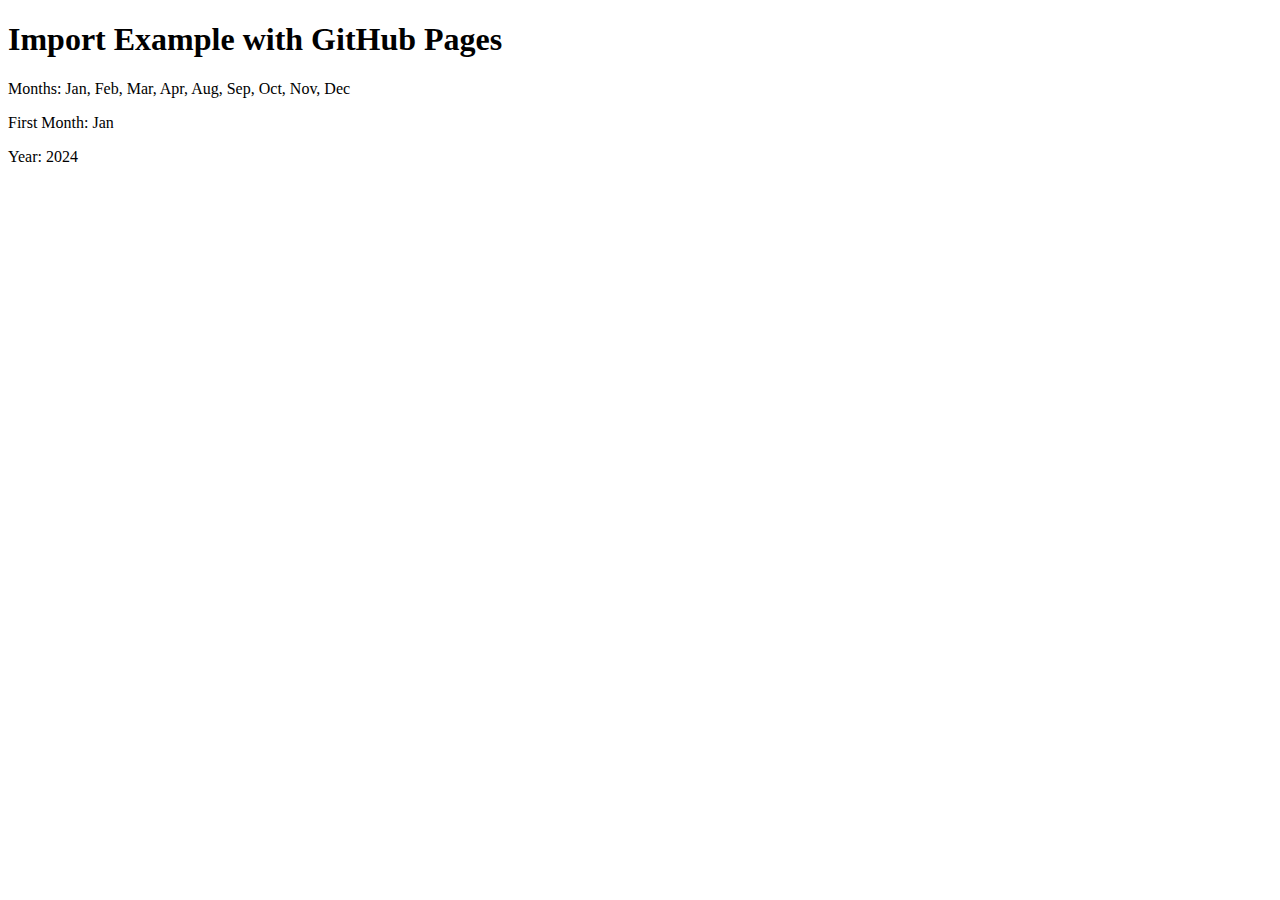
<file: index.html>
<!DOCTYPE html>
<html lang="en">
<head>
  <meta charset="UTF-8">
  <meta name="viewport" content="width=device-width, initial-scale=1.0">
  <title>GitHub Pages Import Example</title>
</head>
<body>
  <h1>Import Example with GitHub Pages</h1>
  <script type="module">
    import { months, getMonth, year } from './data.js';

    console.log('Months:', months);
    console.log('First Month:', getMonth(0));
    console.log('Year:', year);

    document.body.innerHTML += `
      <p>Months: ${months.join(', ')}</p>
      <p>First Month: ${getMonth(0)}</p>
      <p>Year: ${year}</p>
    `;
  </script>
</body>
</html>
</file>
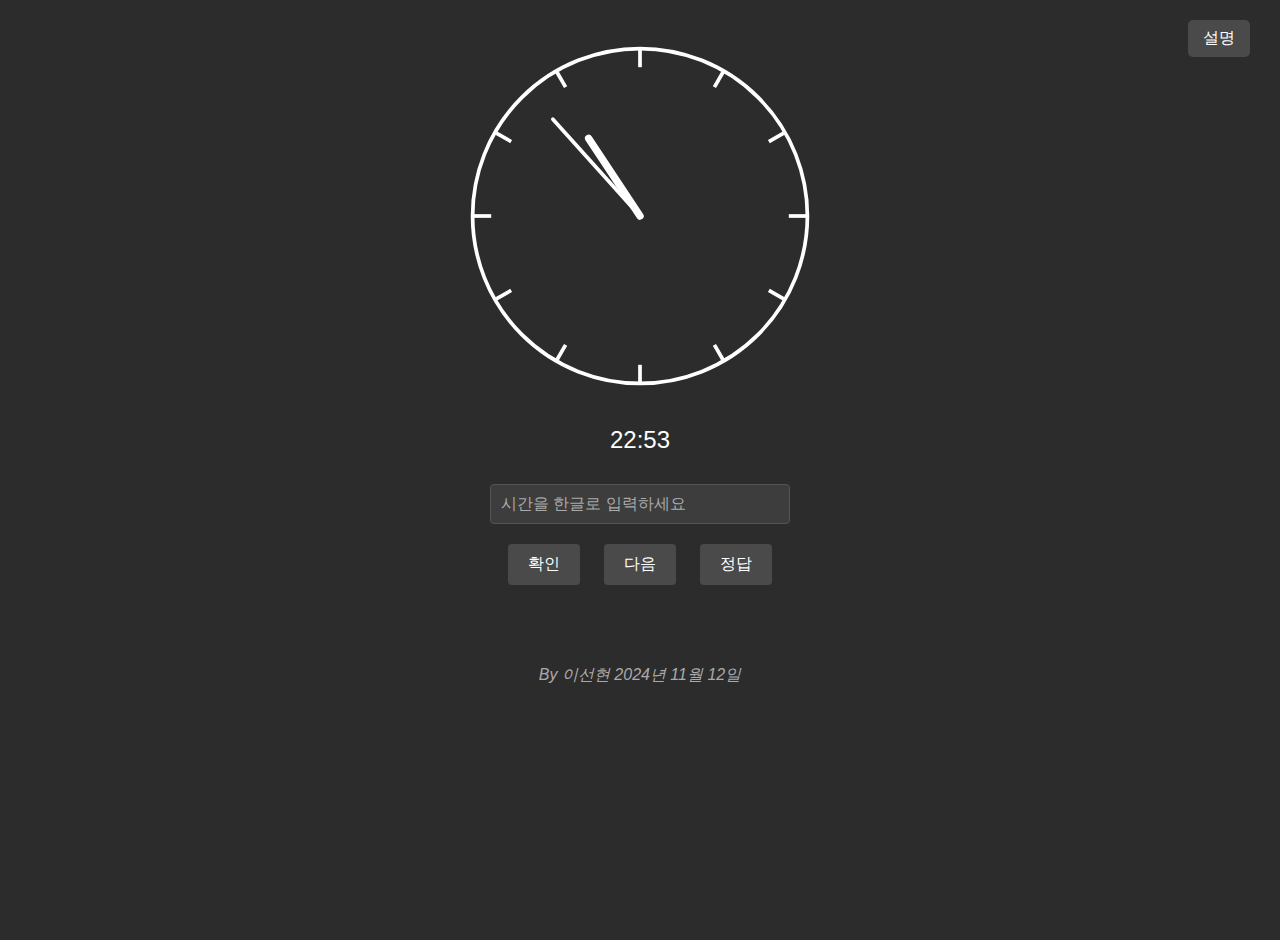
<file: time.html>
<!DOCTYPE html>
<html lang="ko">
<head>
    <meta charset="UTF-8">
    <title>시간 맞추기 게임</title>
    <meta name="viewport" content="width=device-width, initial-scale=1.0">
    <link rel="stylesheet" href="time-game_style.css">
</head>
<body>
    <button onclick="showInstructions()" class="instruction-button">설명</button>
    
    <div id="instructionModal" class="modal" onclick="closeInstructions()">
        <button class="close-button" onclick="closeInstructions()">×</button>
        <div class="modal-content">
            1. 띄어쓰기를 해야 합니다.<br>
	    2. 오전: 0~11:59분, 오후: 12:00~23:59<br>
	    3. 새벽: 00시 ~ 05:59 <br>
 	   <div style="padding-left: 20px;">
        	아침: 06시 ~ 11:59 <br>
        	낮: 12시 ~ 17:59 <br>
        	저녁: 18시 ~ 21시 <br>
        	밤: 21시 ~ 23:59 <br>
	    </div>
	    4. 확인을 누르시면 답을 확인할 수 있습니다.<br>
	    5. 다시 버튼을 누르면 새로운 시간이 나옵니다.<br>
	    6. 정답 버튼을 누르면 정답을 볼 수 있습니다.
        </div>
    </div>

    <div class="clock-container">
        <svg width="200" height="200" viewBox="0 0 200 200">
            <circle cx="100" cy="100" r="90" fill="none" stroke="black" stroke-width="2"/>
            <g id="hourMarkers"></g>
            <line id="hourHand" x1="100" y1="100" x2="100" y2="50" stroke="black" stroke-width="4" stroke-linecap="round"/>
            <line id="minuteHand" x1="100" y1="100" x2="100" y2="30" stroke="black" stroke-width="2" stroke-linecap="round"/>
        </svg>
    </div>
    <div class="digital-time" id="digitalTime"></div>
    <div class="input-container">
        <input type="text" id="input1" placeholder="시간을 한글로 입력하세요">
    </div>
    <div>
        <button onclick="checkAnswer()">확인</button>
        <button onclick="generateNewTime()">다음</button>
        <button onclick="showAnswer()">정답</button>
    </div>
    <div class="result" id="result"></div>
    <div class="footer">By 이선현 2024년 11월 12일</div>
    <script src="time-game_script.js"></script>
</body>
</html>
</file>
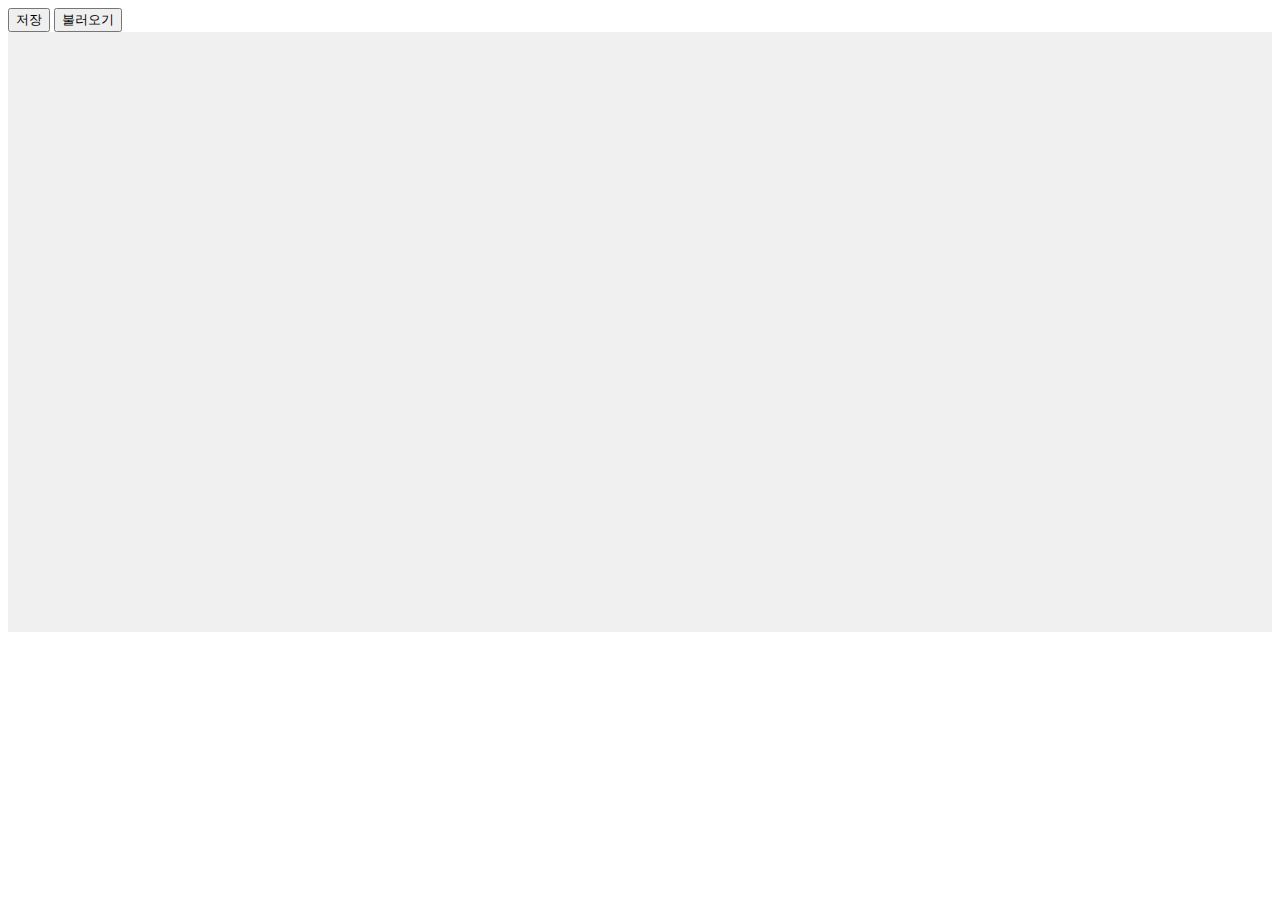
<file: 단어연결하기-v2.html>
<!DOCTYPE html>
<html>
<head>
    <style>
        .cell {
            position: absolute;
            width: 120px;
            height: 120px;
            background: white;
            border: 2px solid #333;
            border-radius: 5px;
            cursor: move;
            user-select: none;
            display: flex;
            flex-direction: column;
            align-items: center;
            justify-content: space-between;
            padding: 5px;
        }

        .cell input {
            width: 90%;
            border: none;
            text-align: center;
            outline: none;
        }

        .cell .image-container {
            width: 80px;
            height: 80px;
            border: 1px dashed #999;
            display: flex;
            align-items: center;
            justify-content: center;
            margin: 5px;
        }

        .cell .image-container img {
            max-width: 100%;
            max-height: 100%;
            object-fit: contain;
        }

        .connector {
            width: 10px;
            height: 10px;
            background: #666;
            border-radius: 50%;
            cursor: pointer;
        }

        #canvas {
            position: relative;
            width: 100%;
            height: 600px;
            background: #f0f0f0;
            overflow: hidden;
        }

        svg {
            position: absolute;
            top: 0;
            left: 0;
            width: 100%;
            height: 100%;
            pointer-events: none;
        }
    </style>
</head>
<body>
    <button id="saveButton">저장</button>
    <button id="loadButton">불러오기</button>
    <input type="file" id="loadFile" style="display: none;">

    <div id="canvas">
        <svg id="connections"></svg>
    </div>

    <script>
        let connections = [];

        document.getElementById('canvas').addEventListener('click', function(e) {
            if (e.target === this && e.ctrlKey) {
                createCell(e.offsetX, e.offsetY);
            }
        });

        function createCell(x, y) {
            const cell = document.createElement('div');
            cell.className = 'cell';
            cell.style.left = (x - 60) + 'px';
            cell.style.top = (y - 60) + 'px';

            const imageContainer = document.createElement('div');
            imageContainer.className = 'image-container';

            const img = document.createElement('img');
            img.src = 'placeholder.png';
            imageContainer.appendChild(img);

            cell.appendChild(imageContainer);

            const input = document.createElement('input');
            input.type = 'text';
            input.placeholder = 'Text';
            cell.appendChild(input);

            const connector = document.createElement('div');
            connector.className = 'connector';
            cell.appendChild(connector);

            document.getElementById('canvas').appendChild(cell);
            makeDraggable(cell);

            return cell;
        }

        function makeDraggable(cell) {
            let isDragging = false;
            let currentX;
            let currentY;

            cell.addEventListener('mousedown', function(e) {
                isDragging = true;
                currentX = e.clientX - cell.offsetLeft;
                currentY = e.clientY - cell.offsetTop;
            });

            document.addEventListener('mousemove', function(e) {
                if (isDragging) {
                    cell.style.left = (e.clientX - currentX) + 'px';
                    cell.style.top = (e.clientY - currentY) + 'px';
                }
            });

            document.addEventListener('mouseup', function() {
                isDragging = false;
            });
        }

        function saveData() {
            const cells = [];
            const canvas = document.getElementById('canvas');
            const cellElements = canvas.querySelectorAll('.cell');

            cellElements.forEach((cell, index) => {
                const image = cell.querySelector('img');
                const input = cell.querySelector('input[type="text"]');
                const cellData = {
                    id: index + 1,
                    x: parseInt(cell.style.left),
                    y: parseInt(cell.style.top),
                    text: input.value,
                    image: image.src
                };
                cells.push(cellData);
            });

            const data = {
                cells: cells,
                connections: []
            };

            const jsonData = JSON.stringify(data, null, 2);

            const blob = new Blob([jsonData], { type: 'application/json' });
            const url = URL.createObjectURL(blob);
            const a = document.createElement('a');
            a.href = url;
            a.download = 'diagram_data.json';
            a.click();
            URL.revokeObjectURL(url);
        }

        function loadData(event) {
            const file = event.target.files[0];
            if (file) {
                const reader = new FileReader();
                reader.onload = function(e) {
                    const data = JSON.parse(e.target.result);
                    restoreData(data);
                };
                reader.readAsText(file);
            }
        }

        function restoreData(data) {
            const canvas = document.getElementById('canvas');
            canvas.innerHTML = '<svg id="connections"></svg>'; // 초기화

            data.cells.forEach(cellData => {
                const cell = createCell(cellData.x, cellData.y);
                cell.querySelector('input[type="text"]').value = cellData.text;
                cell.querySelector('img').src = cellData.image;
            });
        }

        document.getElementById('saveButton').addEventListener('click', saveData);
        document.getElementById('loadButton').addEventListener('click', () => {
            document.getElementById('loadFile').click();
        });
        document.getElementById('loadFile').addEventListener('change', loadData);
    </script>
</body>
</html>
</file>
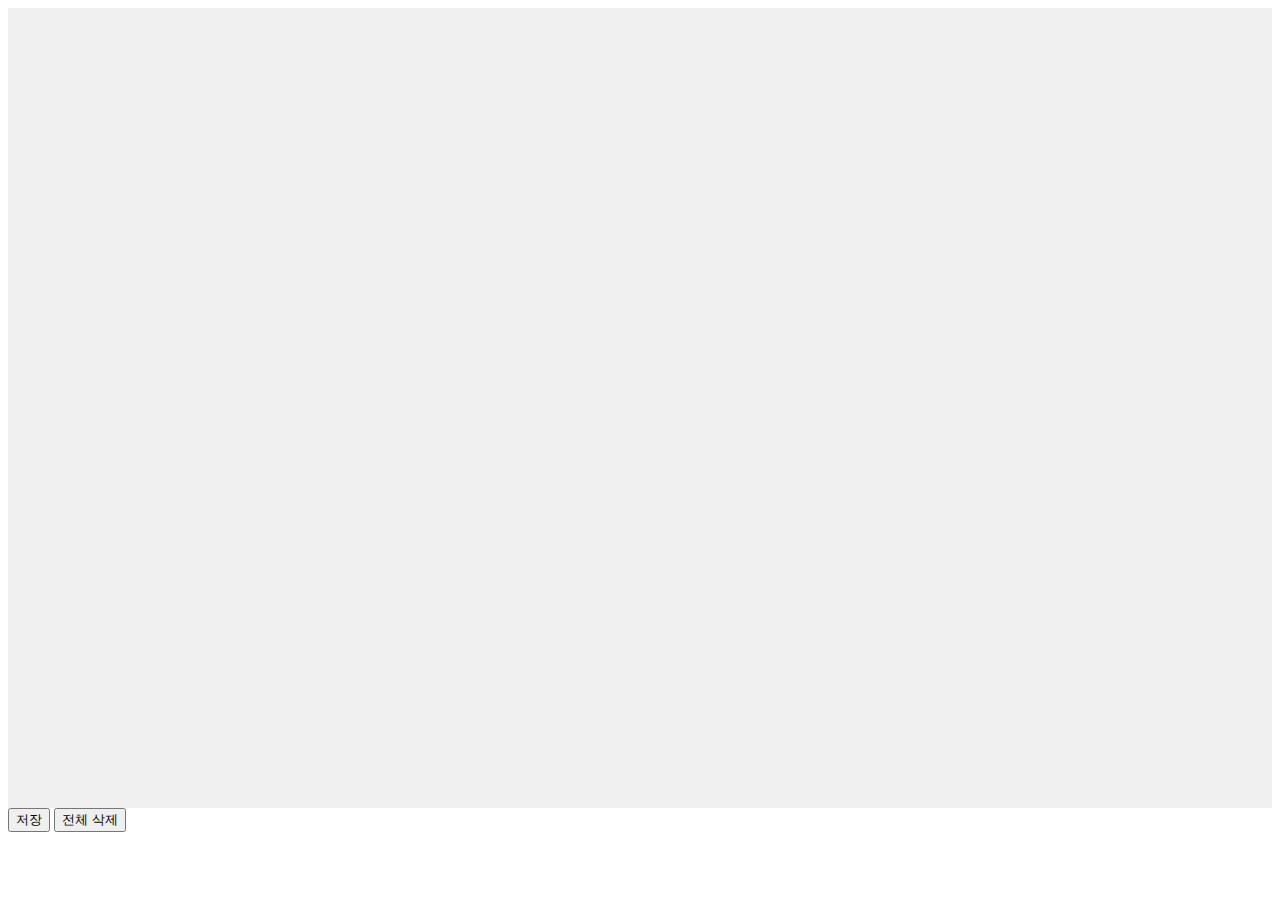
<file: 단어연결하기-v3.html>
<!DOCTYPE html>
<html>
<head>
    <style>
        /* 기존 스타일 유지 */
        .cell {
            position: absolute;
            width: 120px;
            height: 40px; /* 문자 한 줄 크기로 조정 */
            background: white;
            border: 2px solid #333;
            border-radius: 5px;
            cursor: move;
            user-select: none;
            display: flex;
            flex-direction: column;
            align-items: center;
            justify-content: center;
            padding: 5px;
        }

        .cell input {
            width: 90%;
            border: none;
            text-align: center;
            outline: none;
        }

        .connector {
            width: 10px;
            height: 10px;
            background: #666;
            border-radius: 50%;
            cursor: pointer;
            position: absolute;
        }

        #canvas {
            position: relative;
            width: 100%;
            height: 800px; /* 사용 영역 높이 확장 */
            background: #f0f0f0;
            overflow: hidden;
        }

        svg {
            position: absolute;
            top: 0;
            left: 0;
            width: 100%;
            height: 100%;
            pointer-events: none;
        }

        .hidden {
            display: none;
        }

        /* 메뉴 스타일 */
        #menu {
            position: absolute;
            background: #fff;
            border: 2px solid #333;
            padding: 10px;
            width: 150px; /* 메뉴 크기 고정 */
            display: none;
            z-index: 10;
            box-shadow: 0px 0px 5px rgba(0, 0, 0, 0.3);
        }

        #menu button {
            display: block;
            width: 100%;
            padding: 5px;
            margin-bottom: 5px;
            cursor: pointer;
        }

        #menu button:hover {
            background-color: #f0f0f0;
        }

    </style>
</head>
<body>
    <div id="canvas">
        <svg id="connections"></svg>
    </div>

    <div id="menu">
        <button id="addCellBtn">셀 추가</button>
        <button id="cancelBtn">취소</button>
    </div>

    <button id="saveBtn">저장</button> <!-- 저장 버튼 추가 -->
    <button id="clearBtn">전체 삭제</button> <!-- 전체 삭제 버튼 추가 -->

    <script>
        let selectedConnector = null;
        let connections = [];
        let cellCount = 0;
        let lastTouchTime = 0;
        const DOUBLE_TAP_TIME_LIMIT = 300; // 더블탭을 위한 시간 제한 (300ms)
        let longPressTimeout; // 길게 누른 시간 처리
        let menuVisible = false; // 메뉴가 보이는지 여부
        let menuTimeout; // 메뉴 타이머

        // 저장된 셀 데이터 및 연결선 복원
        function loadFromLocalStorage() {
            const cellsData = JSON.parse(localStorage.getItem('cells') || '[]');
            const connectionsData = JSON.parse(localStorage.getItem('connections') || '[]');

            // 셀 생성 및 위치 설정
            cellsData.forEach(cellData => {
                const cell = createCell(cellData.left, cellData.top, cellData.text);
                cell.querySelector('input').value = cellData.text;
            });

            // 연결선 복원 및 셀 위치에 맞게 연결선 재생성
            connectionsData.forEach(connectionData => {
                const startCell = document.getElementById(connectionData.startCell);
                const endCell = document.getElementById(connectionData.endCell);
                if (startCell && endCell) {
                    addConnection(startCell, endCell);
                }
            });
        }

        // 셀 생성
        function createCell(x, y, text = '') {
            const cell = document.createElement('div');
            cell.className = 'cell';
            cell.id = 'cell-' + cellCount;
            cell.style.left = x + 'px';
            cell.style.top = y + 'px';

            const input = document.createElement('input');
            input.type = 'text';
            input.placeholder = 'Text';
            input.value = text; // 저장된 텍스트 복원
            cell.appendChild(input);

            const connectorStart = document.createElement('div');
            connectorStart.className = 'connector';
            connectorStart.style.left = '-5px';  // 좌측 끝에 위치
            connectorStart.style.top = '50%';   // 중앙에 위치
            cell.appendChild(connectorStart);

            const connectorEnd = document.createElement('div');
            connectorEnd.className = 'connector';
            connectorEnd.style.right = '-5px';  // 우측 끝에 위치
            connectorEnd.style.top = '50%';     // 중앙에 위치
            cell.appendChild(connectorEnd);

            document.getElementById('canvas').appendChild(cell);

            makeDraggable(cell);
            makeConnectable(connectorStart);
            makeConnectable(connectorEnd);

            cellCount++;
            return cell;
        }

        // 셀을 드래그할 수 있도록 설정
        function makeDraggable(cell) {
            let isDragging = false;
            let currentX;
            let currentY;

            cell.addEventListener('mousedown', function(e) {
                if (e.target === cell) {
                    isDragging = true;
                    currentX = e.clientX - cell.offsetLeft;
                    currentY = e.clientY - cell.offsetTop;
                }
            });

            document.addEventListener('mousemove', function(e) {
                if (isDragging) {
                    cell.style.left = (e.clientX - currentX) + 'px';
                    cell.style.top = (e.clientY - currentY) + 'px';
                    updateConnections();
                }
            });

            document.addEventListener('mouseup', function() {
                isDragging = false;
            });
        }

        // 셀 연결 가능하도록 설정
        function makeConnectable(connector) {
            connector.addEventListener('mousedown', function(e) {
                e.stopPropagation();
                selectedConnector = connector;
            });
        }

        // 연결선 업데이트
        function updateConnections() {
            const svg = document.getElementById('connections');
            svg.innerHTML = '';

            connections.forEach(connection => {
                const start = getConnectorCenter(connection.start);
                const end = getConnectorCenter(connection.end);

                const line = document.createElementNS('http://www.w3.org/2000/svg', 'line');
                line.setAttribute('x1', start.x);
                line.setAttribute('y1', start.y);
                line.setAttribute('x2', end.x);
                line.setAttribute('y2', end.y);
                line.setAttribute('stroke', '#666');
                line.setAttribute('stroke-width', '2');

                svg.appendChild(line);
            });
        }

        function getConnectorCenter(connector) {
            const rect = connector.getBoundingClientRect();
            const canvas = document.getElementById('canvas').getBoundingClientRect();
            return {
                x: rect.left + rect.width / 2 - canvas.left,
                y: rect.top + rect.height / 2 - canvas.top
            };
        }

        // 연결선 추가
        function addConnection(startCell, endCell) {
            const startConnector = startCell.querySelector('.connector');
            const endConnector = endCell.querySelector('.connector');
            connections.push({ start: startConnector, end: endConnector });
            updateConnections();
        }

        // 저장
        document.getElementById('saveBtn').addEventListener('click', function() {
            const cells = [];
            const cellElements = document.querySelectorAll('.cell');
            cellElements.forEach(cell => {
                const input = cell.querySelector('input');
                cells.push({
                    id: cell.id,
                    left: parseInt(cell.style.left),
                    top: parseInt(cell.style.top),
                    text: input.value
                });
            });

            const connectionData = connections.map(conn => ({
                startCell: conn.start.parentElement.id,
                endCell: conn.end.parentElement.id
            }));

            localStorage.setItem('cells', JSON.stringify(cells));
            localStorage.setItem('connections', JSON.stringify(connectionData));
        });

        // 전체 삭제
        document.getElementById('clearBtn').addEventListener('click', function() {
            if (confirm('모든 셀과 연결선을 삭제하시겠습니까?')) {
                localStorage.clear();
                location.reload(); // 페이지 새로 고침
            }
        });

        // 페이지 로딩 시 저장된 내용 로드
        loadFromLocalStorage();

        // 더블클릭을 통해 셀 연결
        document.getElementById('canvas').addEventListener('touchstart', function(e) {
            const currentTime = new Date().getTime();
            if (currentTime - lastTouchTime <= DOUBLE_TAP_TIME_LIMIT) {
                handleDoubleClick(e);
            }
            lastTouchTime = currentTime;
        });

        function handleDoubleClick(e) {
            if (e.target.classList.contains('cell')) {
                if (selectedConnector && selectedConnector !== e.target.querySelector('.connector')) {
                    addConnection(selectedConnector.parentElement, e.target);
                    selectedConnector = null;  // 연결 후 선택 초기화
                } else {
                    selectedConnector = e.target.querySelector('.connector');
                }
            }
        }

        // 길게 누름으로 메뉴 표시
        document.getElementById('canvas').addEventListener('touchstart', function(e) {
            e.preventDefault(); // 기본 터치 동작 방지
            if (e.target === document.getElementById('canvas')) {
                menuTimeout = setTimeout(() => {
                    showMenu(e.changedTouches[0].clientX, e.changedTouches[0].clientY);
                }, 800); // 800ms 동안 길게 누르면 메뉴 표시
            }
        });

        document.getElementById('canvas').addEventListener('touchend', function() {
            clearTimeout(menuTimeout); // 메뉴 타이머 취소
        });

        // 메뉴 표시
        function showMenu(x, y) {
            const menu = document.getElementById('menu');
            menu.style.left = x + 'px';
            menu.style.top = y + 'px';
            menu.style.display = 'block';
            menuVisible = true;
        }

        // 메뉴 숨기기
        function hideMenu() {
            const menu = document.getElementById('menu');
            menu.style.display = 'none';
            menuVisible = false;
        }

        // 셀 추가 버튼 클릭
        document.getElementById('addCellBtn').addEventListener('click', function() {
            const menu = document.getElementById('menu');
            const rect = menu.getBoundingClientRect();
            const x = rect.left;
            const y = rect.top;
            createCell(x, y);
            hideMenu(); // 메뉴 숨기기
        });

        // 취소 버튼 클릭
        document.getElementById('cancelBtn').addEventListener('click', function() {
            hideMenu();
        });

        // double click으로 셀 추가
        document.getElementById('canvas').addEventListener('dblclick', function(e) {
            if (e.target === document.getElementById('canvas')) {
                const rect = e.target.getBoundingClientRect();
                const x = e.clientX - rect.left;
                const y = e.clientY - rect.top;
                createCell(x, y);
            }
        });
    </script>
</body>
</html>
</file>
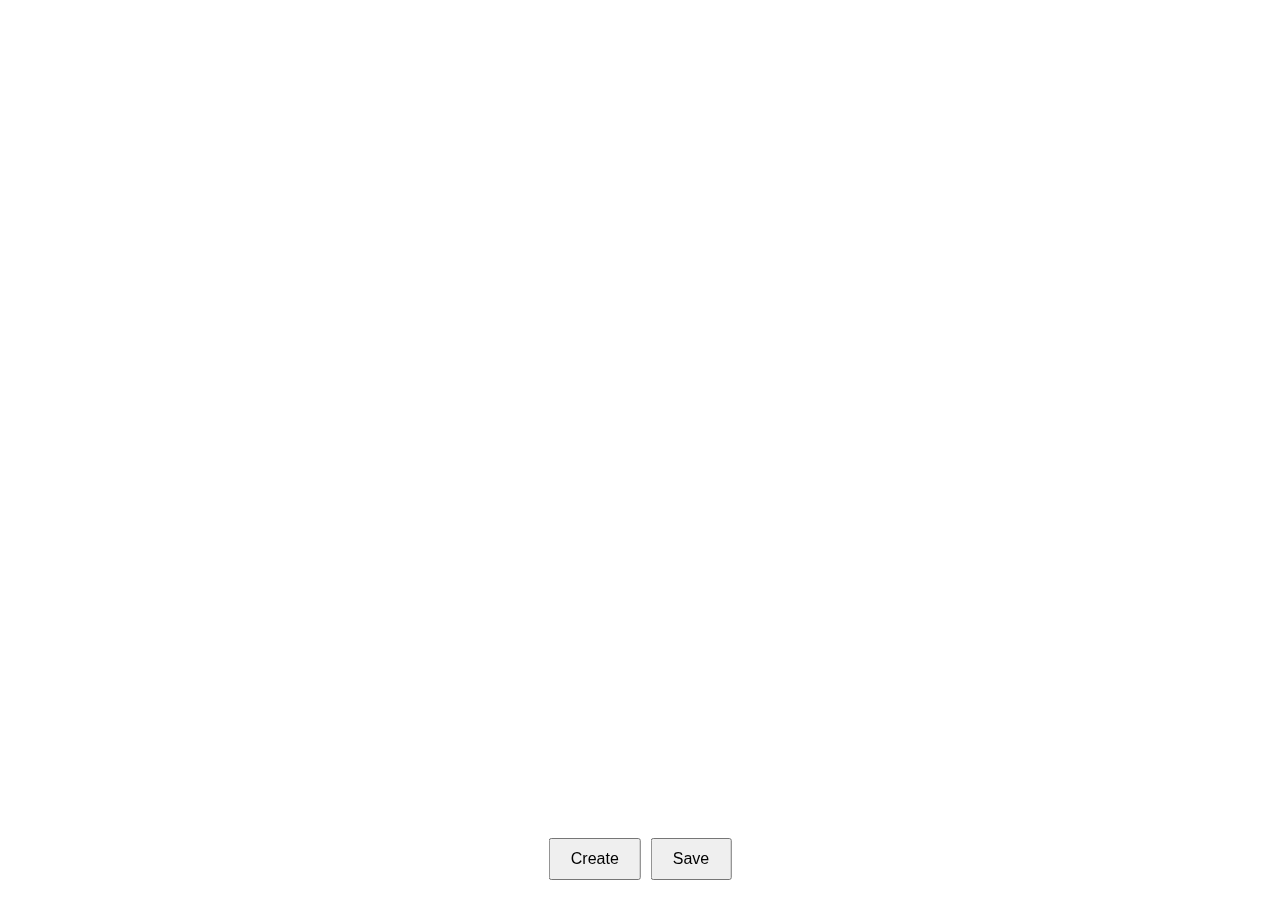
<file: 단어연결하기-v4.html>
<!DOCTYPE html>
<html lang="en">
<head>
    <meta charset="UTF-8">
    <meta name="viewport" content="width=device-width, initial-scale=1.0">
    <title>Cell Manager</title>
    <style>
        body {
            margin: 20px;
            font-family: Arial, sans-serif;
        }
        .cell {
            width: 100px;
            height: 100px;
            border: 2px solid #333;
            border-radius: 10px;
            position: absolute;
            cursor: move;
            display: flex;
            align-items: center;
            justify-content: center;
            user-select: none;
            text-align: center;
            padding: 5px;
            box-sizing: border-box;
        }
        .cell.linking {
            border: 2px dashed red;
            animation: pulse 1s infinite;
        }
        @keyframes pulse {
            0% { box-shadow: 0 0 0 0px rgba(255, 0, 0, 0.4); }
            100% { box-shadow: 0 0 0 10px rgba(255, 0, 0, 0); }
        }
        .menu {
            position: fixed;
            background: white;
            border: 1px solid #333;
            padding: 10px;
            border-radius: 5px;
            box-shadow: 2px 2px 5px rgba(0,0,0,0.2);
            z-index: 1000;
            min-width: 120px;
        }
        .menu button {
            display: block;
            width: 100%;
            margin: 5px 0;
            padding: 8px;
            cursor: pointer;
            border: 1px solid #ccc;
            background: white;
            border-radius: 4px;
        }
        .menu button:hover {
            background: #f0f0f0;
        }
        .color-menu {
            display: grid;
            grid-template-columns: 1fr;
            gap: 10px;
            padding: 15px;
            background: white;
            min-width: 80px;
        }
        .color-option {
            width: 60px;
            height: 60px;
            border-radius: 5px;
            cursor: pointer;
            border: 2px solid #333;
        }
        .color-option:hover {
            transform: scale(1.1);
            transition: transform 0.2s;
        }
        .controls {
            position: fixed;
            bottom: 20px;
            left: 50%;
            transform: translateX(-50%);
            display: flex;
            gap: 10px;
            z-index: 1000;
        }
        .controls button {
            padding: 10px 20px;
            font-size: 16px;
            cursor: pointer;
        }
        svg {
            position: fixed;
            top: 0;
            left: 0;
            width: 100%;
            height: 100%;
            pointer-events: none;
            z-index: -1;
        }
        #status {
            position: fixed;
            top: 10px;
            left: 50%;
            transform: translateX(-50%);
            background: rgba(0, 0, 0, 0.7);
            color: white;
            padding: 10px;
            border-radius: 5px;
            display: none;
            z-index: 1000;
        }
        .cell-input {
            position: fixed;
            padding: 5px;
            border: 1px solid #333;
            border-radius: 4px;
            z-index: 1000;
        }
    </style>
</head>
<body>
    <div id="status"></div>
    <svg id="connections"></svg>
    <div class="controls">
        <button onclick="createCell()">Create</button>
        <button onclick="saveState()">Save</button>
    </div>

    <script>
        let cells = [];
        let links = [];
        let isDragging = false;
        let currentCell = null;
        let offset = { x: 0, y: 0 };
        let linkMode = false;
        let linkStart = null;
        let lastClickTime = 0;
        
        const colors = {
            red: { bg: '#ff0000', text: '#ffffff' },
            yellow: { bg: '#ffff00', text: '#000000' },
            blue: { bg: '#0000ff', text: '#ffffff' },
            green: { bg: '#00ff00', text: '#000000' },
            black: { bg: '#000000', text: '#ffffff' }
        };

        function showStatus(message, duration = 2000) {
            const status = document.getElementById('status');
            status.textContent = message;
            status.style.display = 'block';
            setTimeout(() => {
                status.style.display = 'none';
            }, duration);
        }

        function createCell(x, y, text = 'Cell', color = { bg: '#ffffff', text: '#000000' }) {
            const cell = document.createElement('div');
            cell.className = 'cell';
            cell.textContent = text;
            
            if (x === undefined || y === undefined) {
                let pos = findEmptyPosition();
                x = pos.x;
                y = pos.y;
            }
            
            cell.style.left = x + 'px';
            cell.style.top = y + 'px';
            cell.style.backgroundColor = color.bg;
            cell.style.color = color.text;
            
            cell.addEventListener('mousedown', startDrag);
            cell.addEventListener('touchstart', startDrag, { passive: false });
            cell.addEventListener('click', handleClick);
            
            document.body.appendChild(cell);
            cells.push(cell);
            return cell;
        }

        function findEmptyPosition() {
            let x = 50;
            let y = 50;
            let occupied = true;
            
            while (occupied) {
                occupied = false;
                for (let cell of cells) {
                    let cellRect = cell.getBoundingClientRect();
                    if (Math.abs(cellRect.left - x) < 120 && Math.abs(cellRect.top - y) < 120) {
                        occupied = true;
                        x += 120;
                        if (x > window.innerWidth - 150) {
                            x = 50;
                            y += 120;
                        }
                        break;
                    }
                }
            }
            return { x, y };
        }

        function startDrag(e) {
            if (linkMode) return;
            
            isDragging = true;
            currentCell = e.target;
            
            const touch = e.type === 'touchstart' ? e.touches[0] : e;
            const rect = currentCell.getBoundingClientRect();
            
            offset.x = touch.clientX - rect.left;
            offset.y = touch.clientY - rect.top;
            
            e.preventDefault();
        }

        function handleClick(e) {
            const currentTime = new Date().getTime();
            const timeDiff = currentTime - lastClickTime;
            
            if (isDragging) {
                isDragging = false;
                return;
            }

            if (linkMode) {
                if (e.target !== linkStart) {
                    links.push({ start: linkStart, end: e.target });
                    updateConnections();
                    linkMode = false;
                    linkStart.classList.remove('linking');
                    linkStart = null;
                    showStatus('Cells linked!');
                }
                return;
            }

            if (timeDiff < 300) {
                // Double click
                showMenu(e);
            } else {
                // Single click

            }
            
            lastClickTime = currentTime;
        }


let lastTouchTime = 0;

function handleTouch(e) {
    const currentTime = new Date().getTime();
    const touchtimeDiff = currentTime - lastTouchTime;

    // 더블클릭 감지
    if (touchtimeDiff < 300 && touchtimeDiff > 0) {
        showMenu(e);
    }
    
    lastTouchTime = currentTime;
}

document.addEventListener('touchstart', handleTouch);



        function showMenu(e) {
            removeMenus();
            
            const menu = document.createElement('div');
            menu.className = 'menu';
            
            const buttons = [
                { text: 'Link', onclick: () => startLink(e.target) },
                { text: 'Break', onclick: () => breakLinks(e.target) },
                { text: 'Edit', onclick: () => editCell(e.target) },
                { text: 'Delete', onclick: () => deleteCell(e.target) },
                { text: 'Settings', onclick: () => showColorMenu(e) },
                { text: 'Cancel', onclick: removeMenus }
            ];
            
            buttons.forEach(btn => {
                const button = document.createElement('button');
                button.textContent = btn.text;
                button.onclick = btn.onclick;
                menu.appendChild(button);
            });
            
            const rect = e.target.getBoundingClientRect();
            menu.style.left = rect.right + 10 + 'px';
            menu.style.top = rect.top + 'px';
            
            document.body.appendChild(menu);
        }

        function showColorMenu(e) {
            e.stopPropagation();
            removeMenus();
            
            const menu = document.createElement('div');
            menu.className = 'menu color-menu';
            
            Object.entries(colors).forEach(([name, color]) => {
                const option = document.createElement('div');
                option.className = 'color-option';
                option.style.backgroundColor = color.bg;
                option.onclick = () => {
                    e.target.style.backgroundColor = color.bg;
                    e.target.style.color = color.text;
                    removeMenus();
                };
                menu.appendChild(option);
            });
            
            const rect = e.target.getBoundingClientRect();
            menu.style.left = rect.right + 10 + 'px';
            menu.style.top = rect.top + 'px';
            
            document.body.appendChild(menu);
        }

        function startLink(cell) {
            linkMode = true;
            linkStart = cell;
            cell.classList.add('linking');
            removeMenus();
            showStatus('Select another cell to link');
        }

        function breakLinks(cell) {
            links = links.filter(link => 
                link.start !== cell && link.end !== cell
            );
            updateConnections();
            removeMenus();
            showStatus('Links removed');
        }

        function editCell(cell) {
            removeMenus();
            
            const input = document.createElement('input');
            input.type = 'text';
            input.value = cell.textContent;
            input.className = 'cell-input';
            
            const rect = cell.getBoundingClientRect();
            input.style.left = rect.left + 'px';
            input.style.top = rect.bottom + 5 + 'px';
            input.style.width = rect.width + 'px';
            
            const saveEdit = () => {
                if (input.value.trim() !== '') {
                    cell.textContent = input.value;
                }
                input.remove();
            };
            
            input.addEventListener('keydown', (e) => {
                if (e.key === 'Enter') {
                    saveEdit();
                } else if (e.key === 'Escape') {
                    input.remove();
                }
            });
            
            input.addEventListener('blur', saveEdit);
            
            document.body.appendChild(input);
            input.focus();
            input.select();
        }

        function deleteCell(cell) {
            breakLinks(cell);
            cells = cells.filter(c => c !== cell);
            cell.remove();
            removeMenus();
            showStatus('Cell deleted');
        }

        function removeMenus() {
            document.querySelectorAll('.menu').forEach(menu => menu.remove());
            document.querySelectorAll('.cell-input').forEach(input => input.remove());
        }

        function updateConnections() {
            const svg = document.getElementById('connections');
            svg.innerHTML = '';
            
            links.forEach(link => {
                const start = link.start.getBoundingClientRect();
                const end = link.end.getBoundingClientRect();
                
                const line = document.createElementNS('http://www.w3.org/2000/svg', 'line');
                line.setAttribute('x1', start.left + start.width/2);
                line.setAttribute('y1', start.top + start.height/2);
                line.setAttribute('x2', end.left + end.width/2);
                line.setAttribute('y2', end.top + end.height/2);
                line.setAttribute('stroke', '#333');
                line.setAttribute('stroke-width', '2');
                
                svg.appendChild(line);
            });
        }

        function saveState() {
            const state = {
                cells: cells.map(cell => ({
                    x: parseInt(cell.style.left),
                    y: parseInt(cell.style.top),
                    text: cell.textContent,
                    color: {
                        bg: cell.style.backgroundColor,
                        text: cell.style.color
                    }
                })),
                links: links.map(link => ({
                    startIndex: cells.indexOf(link.start),
                    endIndex: cells.indexOf(link.end)
                }))
            };
            
            localStorage.setItem('cellState', JSON.stringify(state));
            showStatus('State saved!');
        }

        function loadState() {
            const state = localStorage.getItem('cellState');
            if (!state) return;
            
            const data = JSON.parse(state);
            
            cells.forEach(cell => cell.remove());
            cells = [];
            links = [];
            
            data.cells.forEach(cellData => {
                createCell(cellData.x, cellData.y, cellData.text, cellData.color);
            });
            
            data.links.forEach(linkData => {
                links.push({
                    start: cells[linkData.startIndex],
                    end: cells[linkData.endIndex]
                });
            });
            
            updateConnections();
        }

        document.addEventListener('mousemove', e => {
            if (!isDragging || linkMode) return;
            
            currentCell.style.left = (e.clientX - offset.x) + 'px';
            currentCell.style.top = (e.clientY - offset.y) + 'px';
            updateConnections();
        });

        document.addEventListener('touchmove', e => {
            if (!isDragging || linkMode) return;
            
            const touch = e.touches[0];
            currentCell.style.left = (touch.clientX - offset.x) + 'px';
            currentCell.style.top = (touch.clientY - offset.y) + 'px';
            updateConnections();
            e.preventDefault();
        });

        document.addEventListener('mouseup', () => {
            isDragging = false;
        });

        document.addEventListener('touchend', () => {
            isDragging = false;
        });

        document.addEventListener('click', (e) => {
            if (!e.target.closest('.cell') && 
                !e.target.closest('.menu') && 
                !e.target.closest('.cell-input')) {
                removeMenus();
                if (linkMode) {
                    linkMode = false;
                    if (linkStart) {
                        linkStart.classList.remove('linking');
                        linkStart = null;
                    }
                }
            }
        });

        window.addEventListener('load', loadState);
    </script>
</body>
</html>
</file>
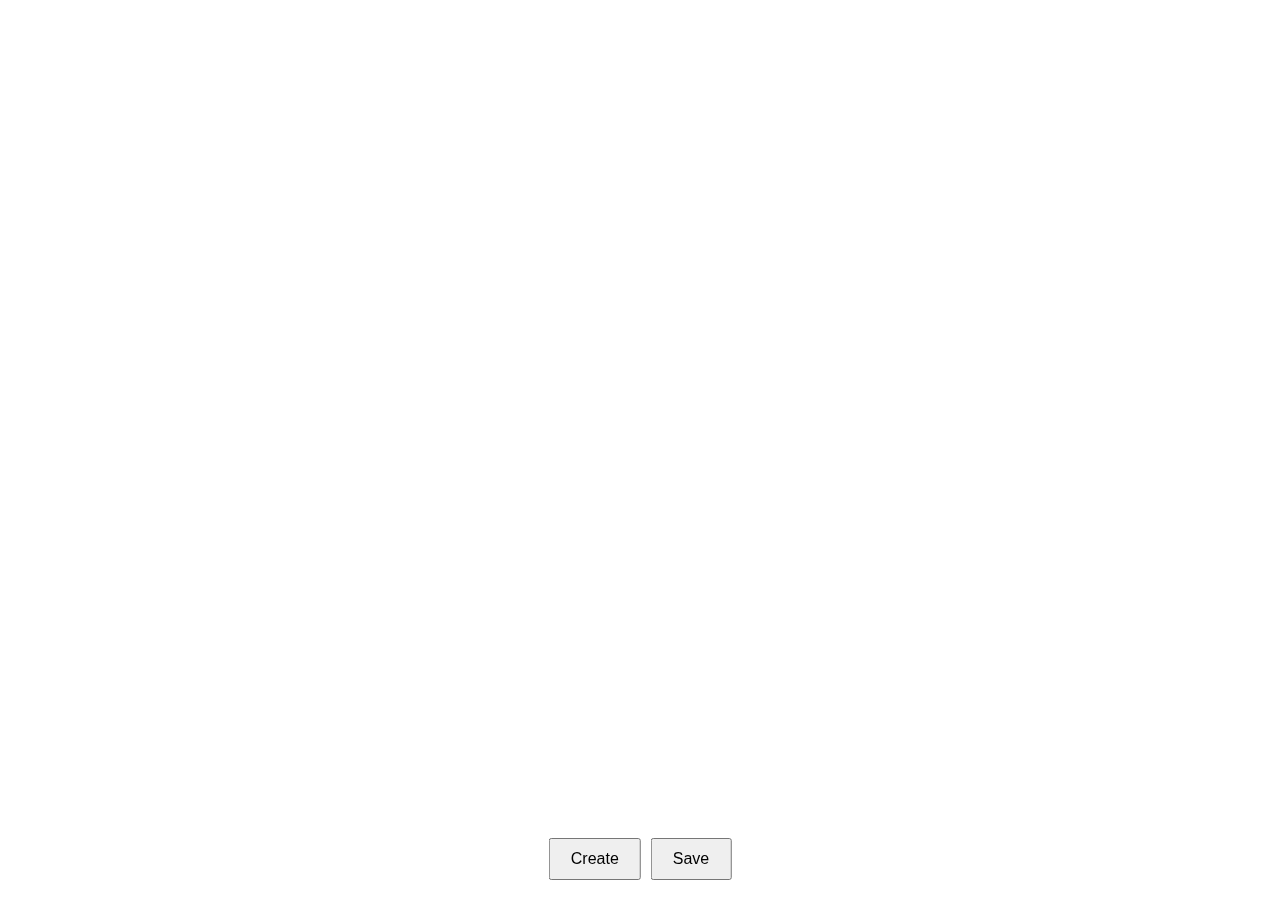
<file: 단어연결하기-v41.html>
<!DOCTYPE html>
<html lang="en">
<head>
    <meta charset="UTF-8">
    <meta name="viewport" content="width=device-width, initial-scale=1.0, user-scalable=yes">
    <title>Cell Manager</title>
    <style>
        html, body {
            height: 100%;
            margin: 0;
            overflow: auto; /* 화면을 상하좌우로 스크롤 가능하게 만듭니다. */
            touch-action: none; /* 터치로 화면 스크롤을 제한하지 않음 */
        }
        body {
            margin: 20px;
            font-family: Arial, sans-serif;
        }
        .cell {
            width: 100px;
            height: 100px;
            border: 2px solid #333;
            border-radius: 10px;
            position: absolute;
            cursor: move;
            display: flex;
            align-items: center;
            justify-content: center;
            user-select: none;
            text-align: center;
            padding: 5px;
            box-sizing: border-box;
        }
        .cell.linking {
            border: 2px dashed red;
            animation: pulse 1s infinite;
        }
        @keyframes pulse {
            0% { box-shadow: 0 0 0 0px rgba(255, 0, 0, 0.4); }
            100% { box-shadow: 0 0 0 10px rgba(255, 0, 0, 0); }
        }
        .menu {
            position: fixed;
            background: white;
            border: 1px solid #333;
            padding: 10px;
            border-radius: 5px;
            box-shadow: 2px 2px 5px rgba(0,0,0,0.2);
            z-index: 1000;
            min-width: 120px;
        }
        .menu button {
            display: block;
            width: 100%;
            margin: 5px 0;
            padding: 8px;
            cursor: pointer;
            border: 1px solid #ccc;
            background: white;
            border-radius: 4px;
        }
        .menu button:hover {
            background: #f0f0f0;
        }
        .color-menu {
            display: grid;
            grid-template-columns: 1fr;
            gap: 10px;
            padding: 15px;
            background: white;
            min-width: 80px;
        }
        .color-option {
            width: 60px;
            height: 60px;
            border-radius: 5px;
            cursor: pointer;
            border: 2px solid #333;
        }
        .color-option:hover {
            transform: scale(1.1);
            transition: transform 0.2s;
        }
        .controls {
            position: fixed;
            bottom: 20px;
            left: 50%;
            transform: translateX(-50%);
            display: flex;
            gap: 10px;
            z-index: 1000;
        }
        .controls button {
            padding: 10px 20px;
            font-size: 16px;
            cursor: pointer;
        }
        svg {
            position: fixed;
            top: 0;
            left: 0;
            width: 100%;
            height: 100%;
            pointer-events: none;
            z-index: -1;
        }
        #status {
            position: fixed;
            top: 10px;
            left: 50%;
            transform: translateX(-50%);
            background: rgba(0, 0, 0, 0.7);
            color: white;
            padding: 10px;
            border-radius: 5px;
            display: none;
            z-index: 1000;
        }
        .cell-input {
            position: fixed;
            padding: 5px;
            border: 1px solid #333;
            border-radius: 4px;
            z-index: 1000;
        }
    </style>
</head>
<body>
    <div id="status"></div>
    <svg id="connections"></svg>
    <div class="controls">
        <button onclick="createCell()">Create</button>
        <button onclick="saveState()">Save</button>
    </div>

    <script>
        let cells = [];
        let links = [];
        let isDragging = false;
        let currentCell = null;
        let offset = { x: 0, y: 0 };
        let linkMode = false;
        let linkStart = null;
        let lastClickTime = 0;

        const colors = {
            red: { bg: '#ff0000', text: '#ffffff' },
            yellow: { bg: '#ffff00', text: '#000000' },
            blue: { bg: '#0000ff', text: '#ffffff' },
            green: { bg: '#00ff00', text: '#000000' },
            black: { bg: '#000000', text: '#ffffff' }
        };

        function showStatus(message, duration = 2000) {
            const status = document.getElementById('status');
            status.textContent = message;
            status.style.display = 'block';
            setTimeout(() => {
                status.style.display = 'none';
            }, duration);
        }

        function createCell(x, y, text = 'Cell', color = { bg: '#ffffff', text: '#000000' }) {
            const cell = document.createElement('div');
            cell.className = 'cell';
            cell.textContent = text;

            if (x === undefined || y === undefined) {
                let pos = findEmptyPosition();
                x = pos.x;
                y = pos.y;
            }

            cell.style.left = x + 'px';
            cell.style.top = y + 'px';
            cell.style.backgroundColor = color.bg;
            cell.style.color = color.text;

            cell.addEventListener('mousedown', startDrag);
            cell.addEventListener('touchstart', startDrag, { passive: false });
            cell.addEventListener('click', handleClick);

            document.body.appendChild(cell);
            cells.push(cell);
            return cell;
        }

        function findEmptyPosition() {
            let x = 50;
            let y = 50;
            let occupied = true;

            while (occupied) {
                occupied = false;
                for (let cell of cells) {
                    let cellRect = cell.getBoundingClientRect();
                    if (Math.abs(cellRect.left - x) < 120 && Math.abs(cellRect.top - y) < 120) {
                        occupied = true;
                        x += 120;
                        if (x > window.innerWidth - 150) {
                            x = 50;
                            y += 120;
                        }
                        break;
                    }
                }
            }
            return { x, y };
        }

        function startDrag(e) {
            if (linkMode) return;

            isDragging = true;
            currentCell = e.target;

            const touch = e.type === 'touchstart' ? e.touches[0] : e;
            const rect = currentCell.getBoundingClientRect();

            offset.x = touch.clientX - rect.left;
            offset.y = touch.clientY - rect.top;

            e.preventDefault();
        }

        function handleClick(e) {
            const currentTime = new Date().getTime();
            const timeDiff = currentTime - lastClickTime;

            if (isDragging) {
                isDragging = false;
                return;
            }

            if (linkMode) {
                if (e.target !== linkStart) {
                    links.push({ start: linkStart, end: e.target });
                    updateConnections();
                    linkMode = false;
                    linkStart.classList.remove('linking');
                    linkStart = null;
                    showStatus('Cells linked!');
                }
                return;
            }

            if (timeDiff < 300) {
                // Double click
                showMenu(e);
            } else {
                // Single click

            }

            lastClickTime = currentTime;
        }

        let lastTouchTime = 0;

        function handleTouch(e) {
            const currentTime = new Date().getTime();
            const touchtimeDiff = currentTime - lastTouchTime;

            // 더블클릭 감지
            if (touchtimeDiff < 300 && touchtimeDiff > 0) {
                showMenu(e);
            }

            lastTouchTime = currentTime;
        }

        document.addEventListener('touchstart', handleTouch);

        function showMenu(e) {
            removeMenus();

            const menu = document.createElement('div');
            menu.className = 'menu';

            const buttons = [
                { text: 'Link', onclick: () => startLink(e.target) },
                { text: 'Break', onclick: () => breakLinks(e.target) },
                { text: 'Edit', onclick: () => editCell(e.target) },
                { text: 'Delete', onclick: () => deleteCell(e.target) },
                { text: 'Settings', onclick: () => showColorMenu(e) },
                { text: 'Cancel', onclick: removeMenus }
            ];

            buttons.forEach(btn => {
                const button = document.createElement('button');
                button.textContent = btn.text;
                button.onclick = btn.onclick;
                menu.appendChild(button);
            });

            const rect = e.target.getBoundingClientRect();
            menu.style.left = rect.right + 10 + 'px';
            menu.style.top = rect.top + 'px';

            document.body.appendChild(menu);
        }

        function showColorMenu(e) {
            e.stopPropagation();
            removeMenus();

            const menu = document.createElement('div');
            menu.className = 'menu color-menu';

            Object.entries(colors).forEach(([name, color]) => {
                const option = document.createElement('div');
                option.className = 'color-option';
                option.style.backgroundColor = color.bg;
                option.onclick = () => {
                    e.target.style.backgroundColor = color.bg;
                    e.target.style.color = color.text;
                    removeMenus();
                };
                menu.appendChild(option);
            });

            const rect = e.target.getBoundingClientRect();
            menu.style.left = rect.right + 10 + 'px';
            menu.style.top = rect.top + 'px';

            document.body.appendChild(menu);
        }

        function startLink(cell) {
            linkMode = true;
            linkStart = cell;
            cell.classList.add('linking');
            removeMenus();
            showStatus('Select another cell to link');
        }

        function breakLinks(cell) {
            links = links.filter(link => 
                link.start !== cell && link.end !== cell
            );
            updateConnections();
            removeMenus();
            showStatus('Links removed');
        }

        function editCell(cell) {
            removeMenus();

            const input = document.createElement('input');
            input.type = 'text';
            input.value = cell.textContent;
            input.className = 'cell-input';

            const rect = cell.getBoundingClientRect();
            input.style.left = rect.left + 'px';
            input.style.top = rect.bottom + 5 + 'px';
            input.style.width = rect.width + 'px';

            const saveEdit = () => {
                if (input.value.trim() !== '') {
                    cell.textContent = input.value;
                }
                input.remove();
            };

            input.addEventListener('keydown', (e) => {
                if (e.key === 'Enter') {
                    saveEdit();
                } else if (e.key === 'Escape') {
                    input.remove();
                }
            });

            input.addEventListener('blur', saveEdit);

            document.body.appendChild(input);
            input.focus();
            input.select();
        }

        function deleteCell(cell) {
            breakLinks(cell);
            cells = cells.filter(c => c !== cell);
            cell.remove();
            removeMenus();
            showStatus('Cell deleted');
        }

        function removeMenus() {
            document.querySelectorAll('.menu').forEach(menu => menu.remove());
            document.querySelectorAll('.cell-input').forEach(input => input.remove());
        }

        function updateConnections() {
            const svg = document.getElementById('connections');
            svg.innerHTML = '';

            links.forEach(link => {
                const start = link.start.getBoundingClientRect();
                const end = link.end.getBoundingClientRect();

                const line = document.createElementNS('http://www.w3.org/2000/svg', 'line');
                line.setAttribute('x1', start.left + start.width/2);
                line.setAttribute('y1', start.top + start.height/2);
                line.setAttribute('x2', end.left + end.width/2);
                line.setAttribute('y2', end.top + end.height/2);
                line.setAttribute('stroke', '#333');
                line.setAttribute('stroke-width', '2');

                svg.appendChild(line);
            });
        }

        function saveState() {
            const state = {
                cells: cells.map(cell => ({
                    x: parseInt(cell.style.left),
                    y: parseInt(cell.style.top),
                    text: cell.textContent,
                    color: {
                        bg: cell.style.backgroundColor,
                        text: cell.style.color
                    }
                })),
                links: links.map(link => ({
                    startIndex: cells.indexOf(link.start),
                    endIndex: cells.indexOf(link.end)
                }))
            };

            localStorage.setItem('cellState', JSON.stringify(state));
            showStatus('State saved!');
        }

        function loadState() {
            const state = localStorage.getItem('cellState');
            if (!state) return;

            const data = JSON.parse(state);

            cells.forEach(cell => cell.remove());
            cells = [];
            links = [];

            data.cells.forEach(cellData => {
                createCell(cellData.x, cellData.y, cellData.text, cellData.color);
            });

            data.links.forEach(linkData => {
                links.push({
                    start: cells[linkData.startIndex],
                    end: cells[linkData.endIndex]
                });
            });

            updateConnections();
        }

        document.addEventListener('mousemove', e => {
            if (!isDragging || linkMode) return;

            currentCell.style.left = (e.clientX - offset.x) + 'px';
            currentCell.style.top = (e.clientY - offset.y) + 'px';
        });

        document.addEventListener('mouseup', () => {
            isDragging = false;
        });

        document.addEventListener('touchmove', e => {
            if (!isDragging || linkMode) return;

            const touch = e.touches[0];
            currentCell.style.left = (touch.clientX - offset.x) + 'px';
            currentCell.style.top = (touch.clientY - offset.y) + 'px';
            e.preventDefault();
        });

        document.addEventListener('touchend', () => {
            isDragging = false;
        });

        // 초기 로딩
        loadState();
    </script>
</body>
</html>
</file>
<file: time-game_style.css>
body {
            font-family: Arial, sans-serif;
            display: flex;
            flex-direction: column;
            align-items: center;
            padding: 20px;
            min-height: 100vh;
            margin: 0;
            position: relative;
            background-color: #2c2c2c; /* 다크 그레이 배경 */
            color: #ffffff; /* 기본 텍스트 색상을 흰색으로 */
        }
        .clock-container {
            margin: 10px;
            width: 30%;
            max-width: auto;
        }
        .clock-container svg {
            width: 100%;
            height: auto;
        }
        .clock-container svg circle,
        .clock-container svg line {
            stroke: #ffffff; /* 시계 선 색상을 흰색으로 */
        }
        .digital-time {
            font-size: 24px;
            margin: 10px 0;
            text-align: center;
            color: #ffffff;
        }
        .input-container {
            margin: 20px 0;
            width: 100%;
            max-width: 300px;
        }
        input[type="text"] {
            padding: 10px;
            font-size: 16px;
            width: 100%;
            box-sizing: border-box;
            background-color: #3d3d3d;
            color: #ffffff;
            border: 1px solid #555555;
            border-radius: 4px;
        }
        input[type="text"]::placeholder {
            color: #aaaaaa;
        }
        button {
            padding: 10px 20px;
            margin: 0 10px;
            font-size: 16px;
            background-color: #4a4a4a;
            color: #ffffff;
            border: none;
            border-radius: 4px;
            cursor: pointer;
            transition: background-color 0.3s;
        }
        button:hover {
            background-color: #5a5a5a;
        }
        .result {
            margin-top: 20px;
            font-size: 20px;
            font-weight: bold;
        }
        .footer {
            margin-top: 40px;
            padding: 20px;
            font-size: 16px;
            color: #aaaaaa;
            font-style: italic;
            text-align: center;
        }
        .modal {
            display: none;
            position: fixed;
            top: 50%;
            left: 50%;
            transform: translate(-50%, -50%);
            background-color: #3d3d3d;
            padding: 20px;
            border-radius: 10px;
            box-shadow: 0 2px 10px rgba(0, 0, 0, 0.3);
            z-index: 1000;
            max-width: 90%;
            width: 400px;
            cursor: pointer;
            color: #ffffff;
        }
        .modal-content {
            font-size: 16px;
            line-height: 1.6;
        }
        .close-button {
            position: absolute;
            top: 10px;
            right: 10px;
            font-size: 20px;
            cursor: pointer;
            background: none;
            border: none;
            padding: 0;
            color: #ffffff;
        }
        .instruction-button {
            position: absolute;
            top: 20px;
            right: 20px;
            padding: 8px 15px;
            background-color: #4a4a4a;
            color: #ffffff;
            border: none;
            border-radius: 5px;
            cursor: pointer;
        }
        .instruction-button:hover {
            background-color: #5a5a5a;
        }
</file>
